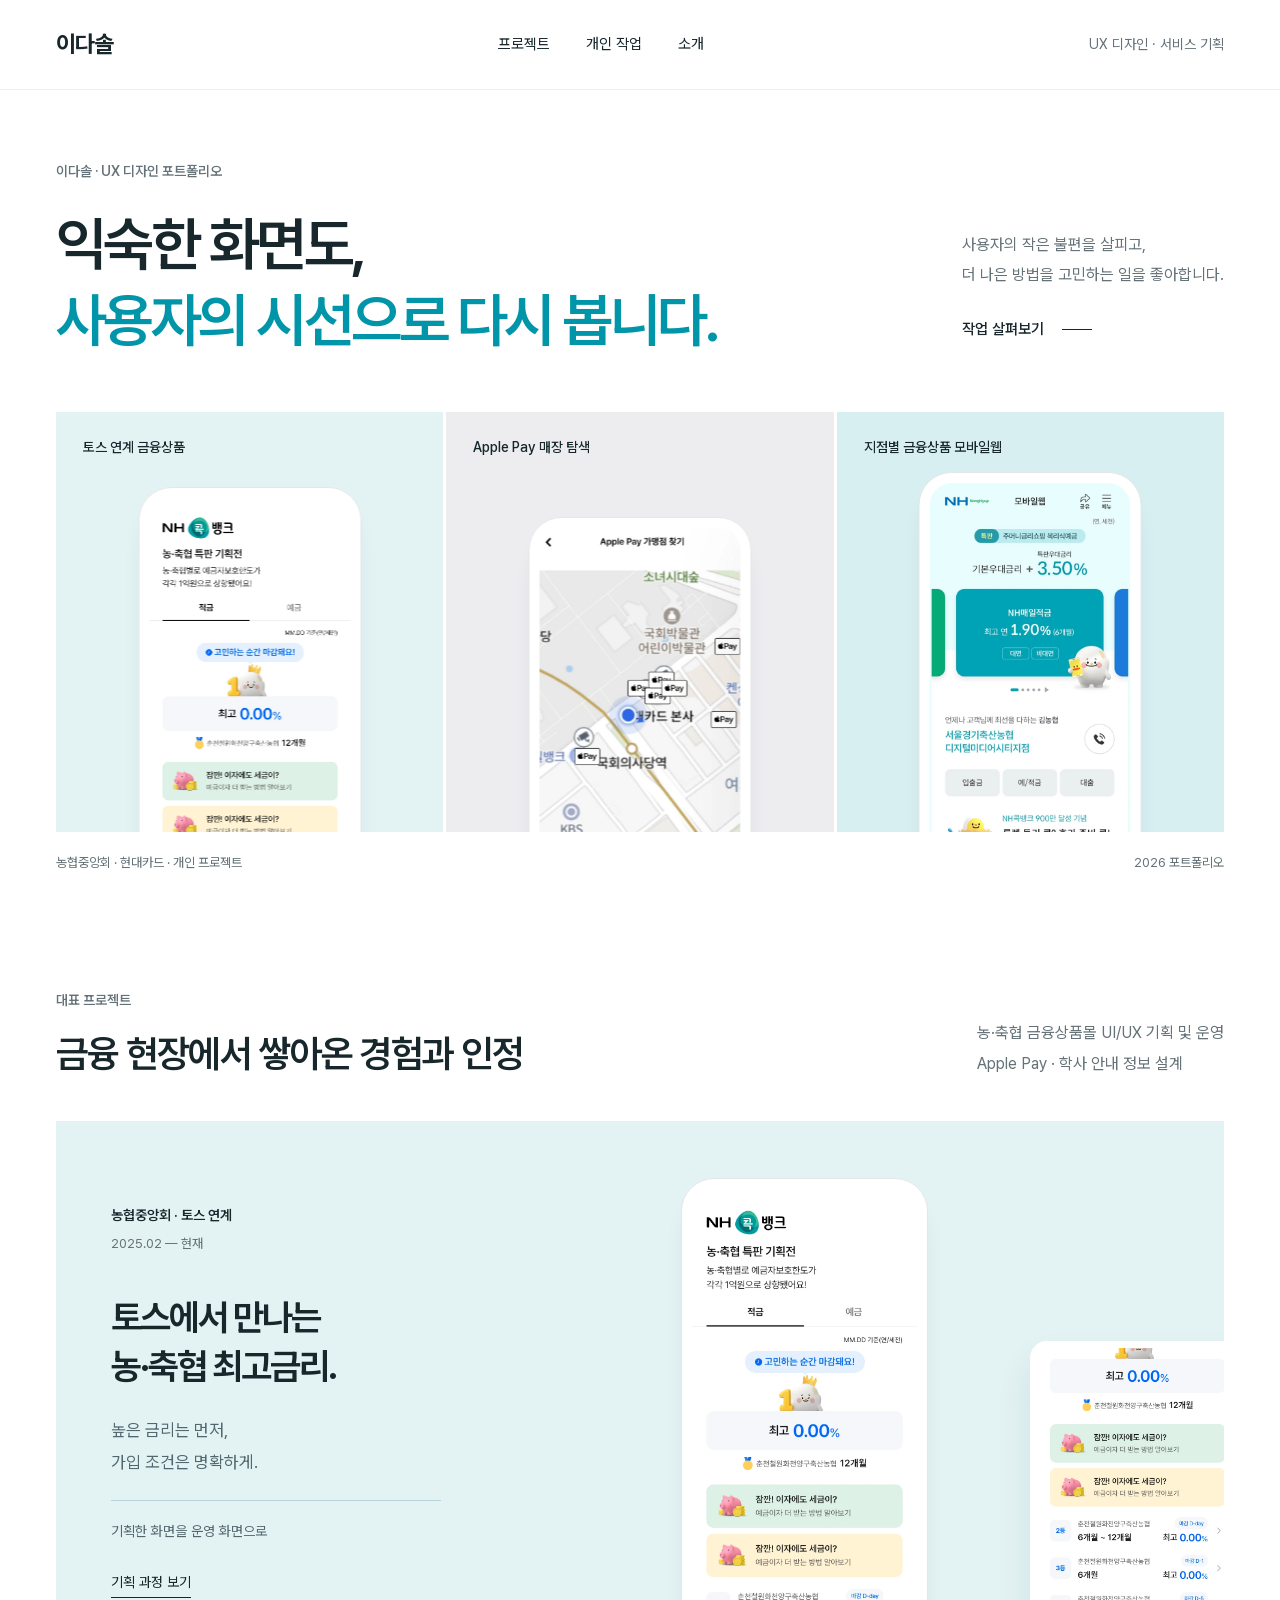
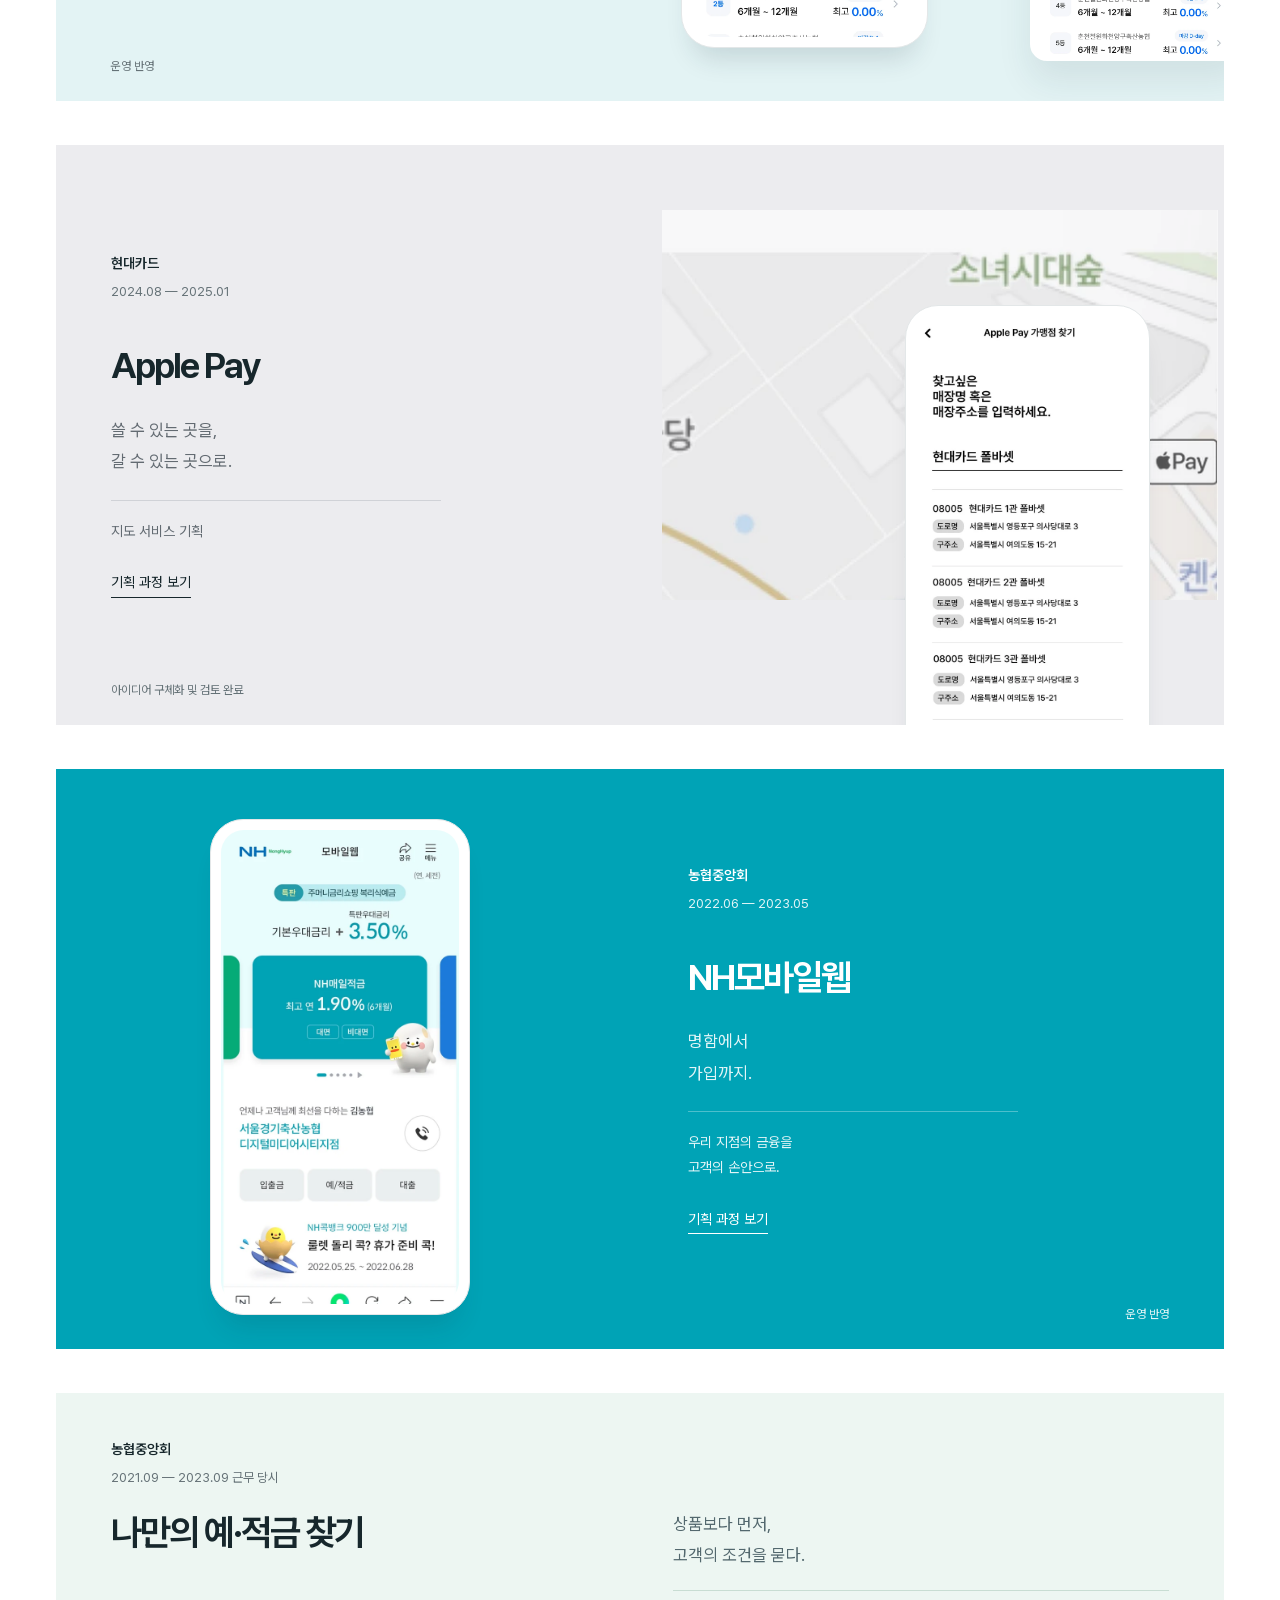
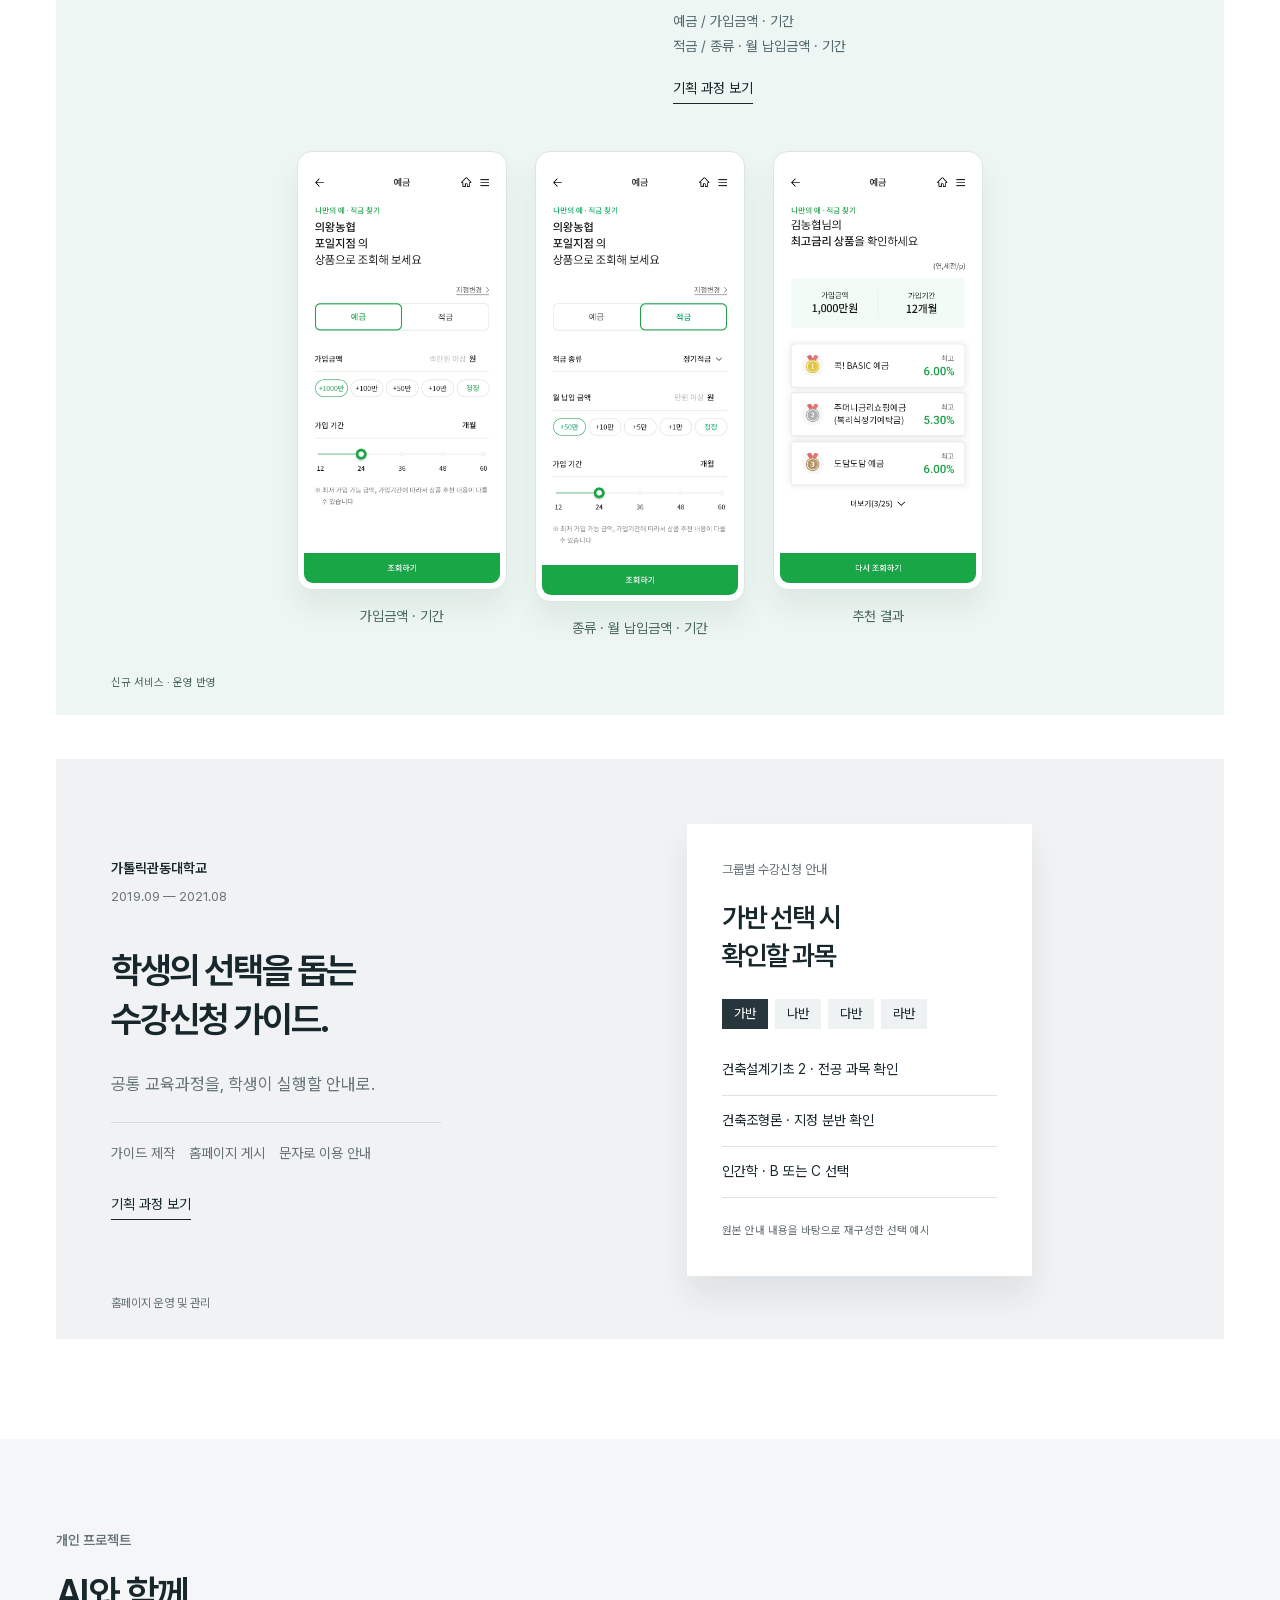
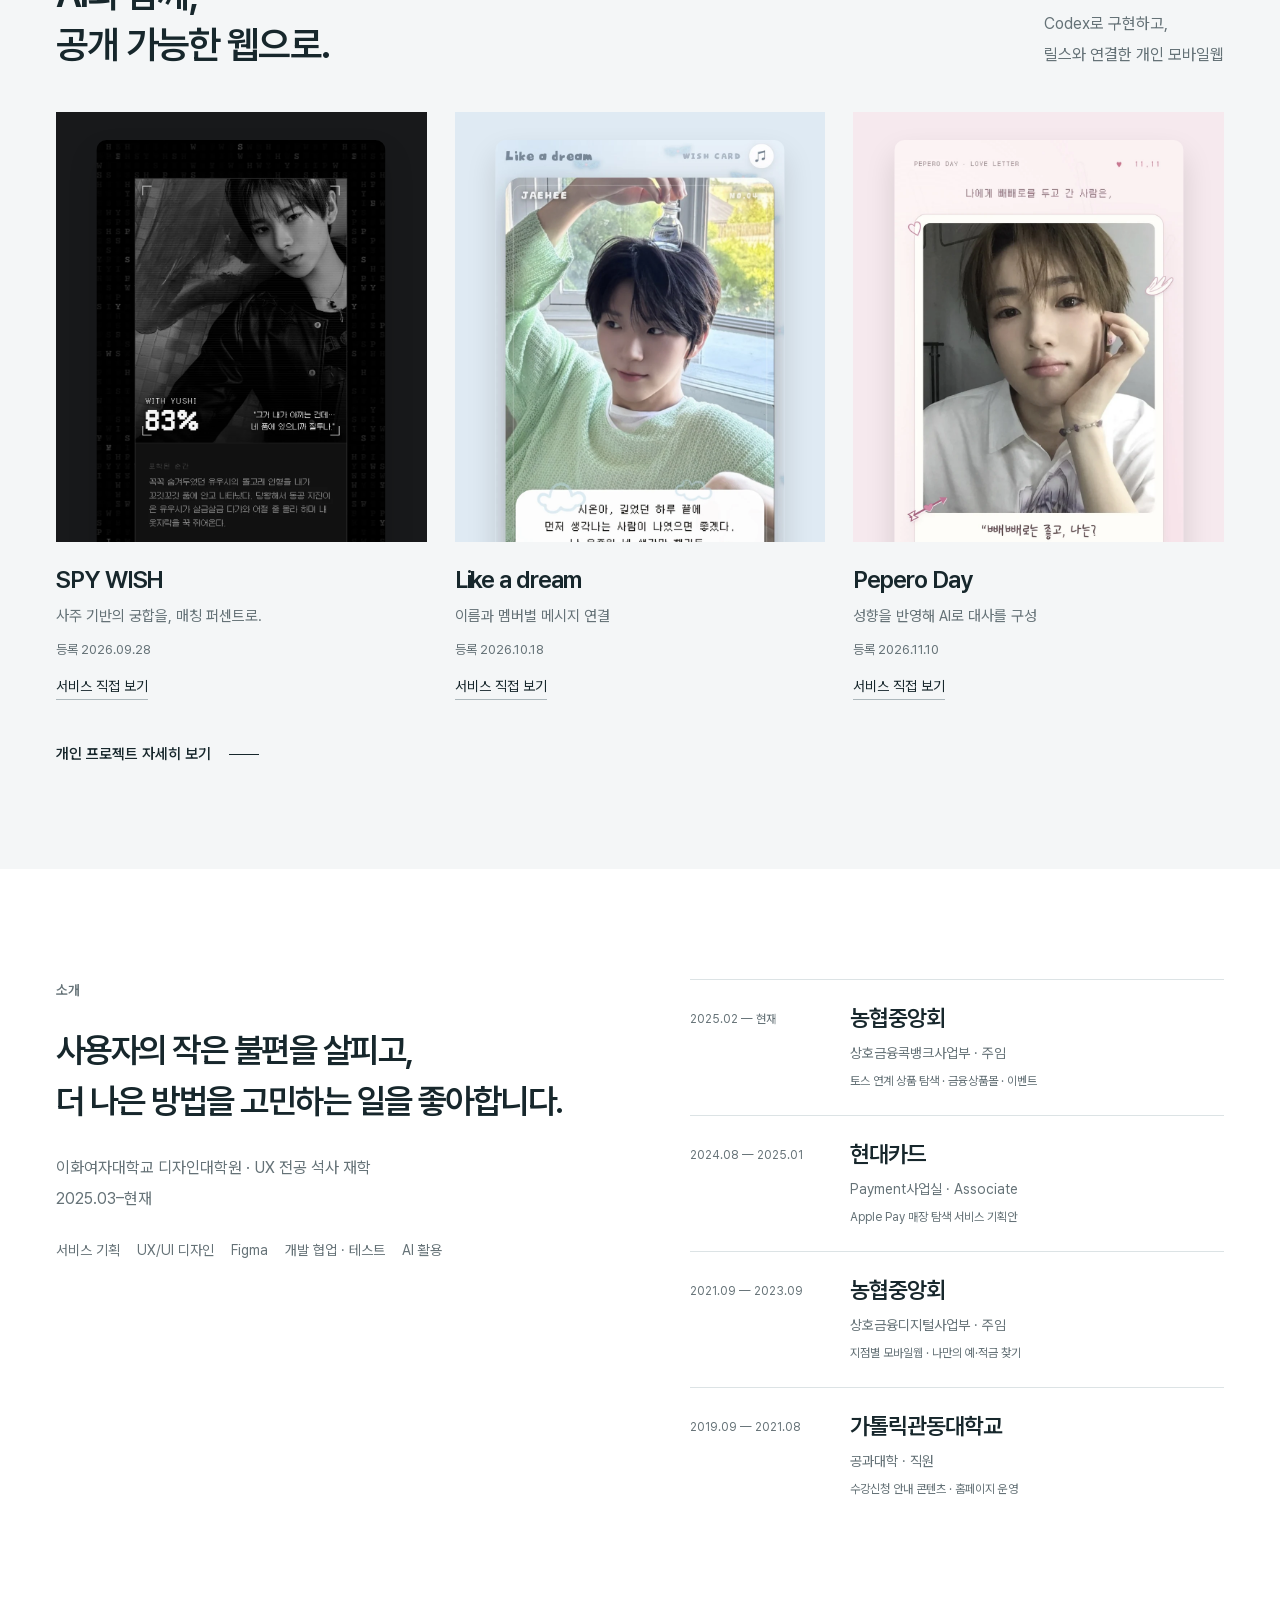
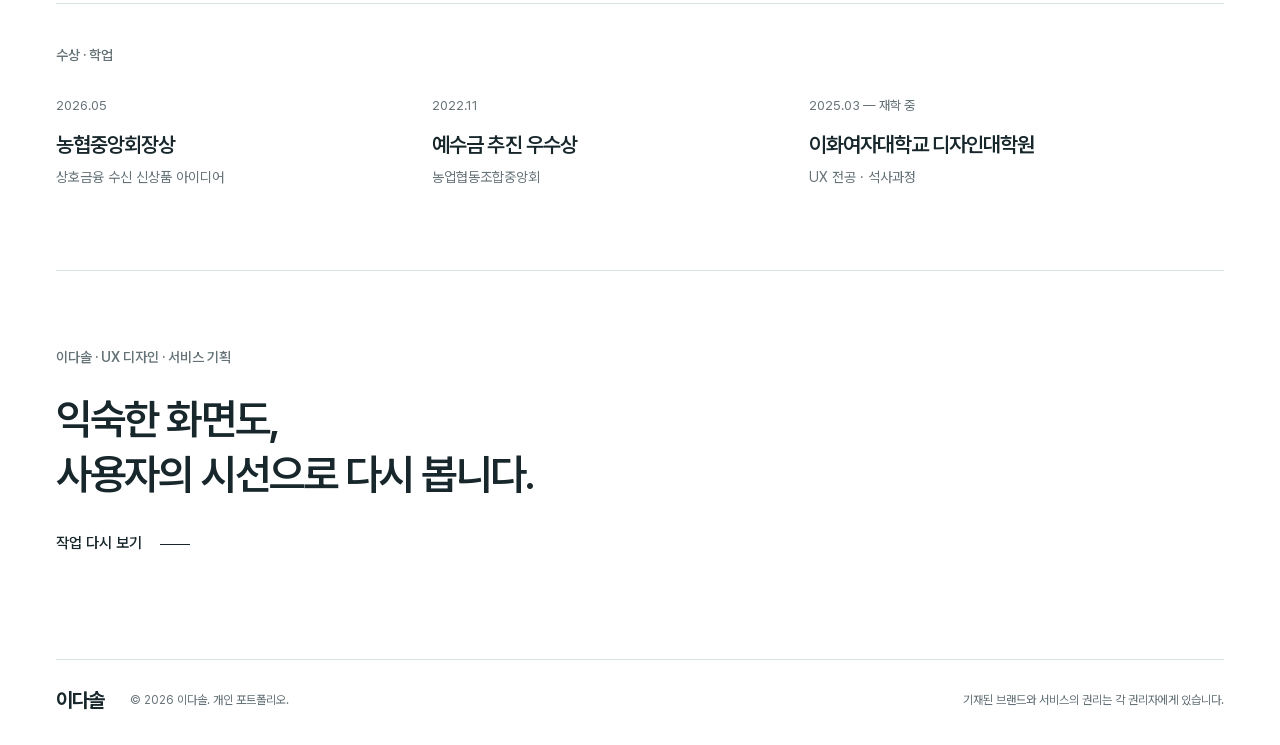
<file: index.html>
<!doctype html>
<html lang="ko">
<head>
  <meta charset="utf-8"><meta name="viewport" content="width=device-width, initial-scale=1">
  <meta name="theme-color" content="#00a3b6">
  <title>이다솔 — UX & Service Planning</title>
  <meta name="description" content="익숙한 화면도, 사용자의 시선으로 다시 봅니다. 이다솔의 UX 디자인 포트폴리오.">
  <meta property="og:title" content="이다솔 — UX & Service Planning">
  <meta property="og:description" content="사용자의 작은 불편을 살피고, 더 나은 방법을 고민하는 일을 좋아합니다.">
  <meta property="og:type" content="website">
  <link rel="icon" href="assets/favicon.svg" type="image/svg+xml">
  <link rel="preload" href="assets/pretendard.woff2" as="font" type="font/woff2" crossorigin>
  <link rel="stylesheet" href="style.css"><script src="app.js" defer></script>
</head>
<body>
<a class="skip" href="#main">본문 바로가기</a>
<header class="header"><a class="wordmark" href="./" aria-label="이다솔 포트폴리오 홈">이다솔</a><nav aria-label="주 메뉴"><a href="#work">프로젝트</a><a href="#playground">개인 작업</a><a href="#about">소개</a></nav><span class="header-label">UX 디자인 · 서비스 기획</span></header>
<main id="main">
  <section class="hero wrap">
    <div class="hero-copy"><p class="eyebrow">이다솔 · UX 디자인 포트폴리오</p><h1>익숙한 화면도,<br><span>사용자의 시선으로 다시 봅니다.</span></h1></div>
    <div class="hero-description"><p>사용자의 작은 불편을 살피고,<br>더 나은 방법을 고민하는 일을 좋아합니다.</p><a class="text-link" href="#work">작업 살펴보기<span class="link-line"></span></a></div>
    <div class="hero-showcase" aria-label="금융서비스 프로젝트 화면">
      <figure class="hero-project hero-project-toss"><figcaption>토스 연계 금융상품</figcaption><div class="device"><div class="device-screen"><img src="assets/toss.webp" alt="최고금리 기준으로 상품을 보여주는 토스 연계 기획전" fetchpriority="high" width="750" height="1492"></div></div></figure>
      <figure class="hero-project hero-project-hy"><figcaption>Apple Pay 매장 탐색</figcaption><div class="device"><div class="device-screen"><img src="assets/hy.webp" alt="내 주변 Apple Pay 사용 가능 매장을 찾는 지도 기획안" fetchpriority="high" width="588" height="1170"></div></div></figure>
      <figure class="hero-project hero-project-nh"><figcaption>지점별 금융상품 모바일웹</figcaption><div class="device"><div class="device-screen"><img src="assets/nh.webp" alt="명함 QR코드에서 연결되는 지점별 금융상품 모바일웹" fetchpriority="high" width="588" height="1170"></div></div></figure>
    </div>
    <div class="hero-bottom"><span>농협중앙회 · 현대카드 · 개인 프로젝트</span><span>2026 포트폴리오</span></div>
  </section>
  <section class="work-section wrap" id="work">
    <div class="section-heading"><div><p class="eyebrow">대표 프로젝트</p><h2>금융 현장에서 쌓아온 경험과 인정</h2></div><p>농·축협 금융상품몰 UI/UX 기획 및 운영<br>Apple Pay · 학사 안내 정보 설계</p></div>
    <div class="work-grid" id="work-grid"></div>
  </section>
  <section class="playground" id="playground"><div class="wrap">
    <div class="section-heading"><div><p class="eyebrow">개인 프로젝트</p><h2>AI와 함께,<br>공개 가능한 웹으로.</h2></div><p>Codex로 구현하고,<br>릴스와 연결한 개인 모바일웹</p></div>
    <div class="lab-grid" id="lab-grid"></div>
    <a class="text-link" href="project.html?project=playground">개인 프로젝트 자세히 보기<span class="link-line"></span></a>
  </div></section>
  <section class="about wrap" id="about"><div class="about-intro"><p class="eyebrow">소개</p><h2>사용자의 작은 불편을 살피고,<br>더 나은 방법을 고민하는 일을 좋아합니다.</h2><p>이화여자대학교 디자인대학원 · UX 전공 석사 재학<br>2025.03–현재</p><div class="skill-list"><span>서비스 기획</span><span>UX/UI 디자인</span><span>Figma</span><span>개발 협업 · 테스트</span><span>AI 활용</span></div></div>
    <div class="history"><div class="history-row"><span>2025.02 — 현재</span><div><h3>농협중앙회</h3><p>상호금융콕뱅크사업부 · 주임</p><small>토스 연계 상품 탐색 · 금융상품몰 · 이벤트</small></div></div><div class="history-row"><span>2024.08 — 2025.01</span><div><h3>현대카드</h3><p>Payment사업실 · Associate</p><small>Apple Pay 매장 탐색 서비스 기획안</small></div></div><div class="history-row"><span>2021.09 — 2023.09</span><div><h3>농협중앙회</h3><p>상호금융디지털사업부 · 주임</p><small>지점별 모바일웹 · 나만의 예·적금 찾기</small></div></div><div class="history-row"><span>2019.09 — 2021.08</span><div><h3>가톨릭관동대학교</h3><p>공과대학 · 직원</p><small>수강신청 안내 콘텐츠 · 홈페이지 운영</small></div></div></div>
  </section>
  <section class="recognition wrap"><p class="eyebrow">수상 · 학업</p><div><article><span>2026.05</span><h3>농협중앙회장상</h3><p>상호금융 수신 신상품 아이디어</p></article><article><span>2022.11</span><h3>예수금 추진 우수상</h3><p>농업협동조합중앙회</p></article><article><span>2025.03 — 재학 중</span><h3>이화여자대학교 디자인대학원</h3><p>UX 전공 · 석사과정</p></article></div></section>
  <section class="closing wrap"><p class="eyebrow">이다솔 · UX 디자인 · 서비스 기획</p><h2>익숙한 화면도,<br>사용자의 시선으로 다시 봅니다.</h2><a class="text-link" href="#work">작업 다시 보기<span class="link-line"></span></a></section>
</main>
<footer class="footer wrap"><a class="wordmark" href="./">이다솔</a><p>© 2026 이다솔. 개인 포트폴리오.</p><span>기재된 브랜드와 서비스의 권리는 각 권리자에게 있습니다.</span></footer>
<noscript><p class="wrap">프로젝트 목록을 표시하려면 JavaScript를 켜주세요. <a href="project.html?project=toss">프로젝트 상세</a></p></noscript>
</body></html>
</file>
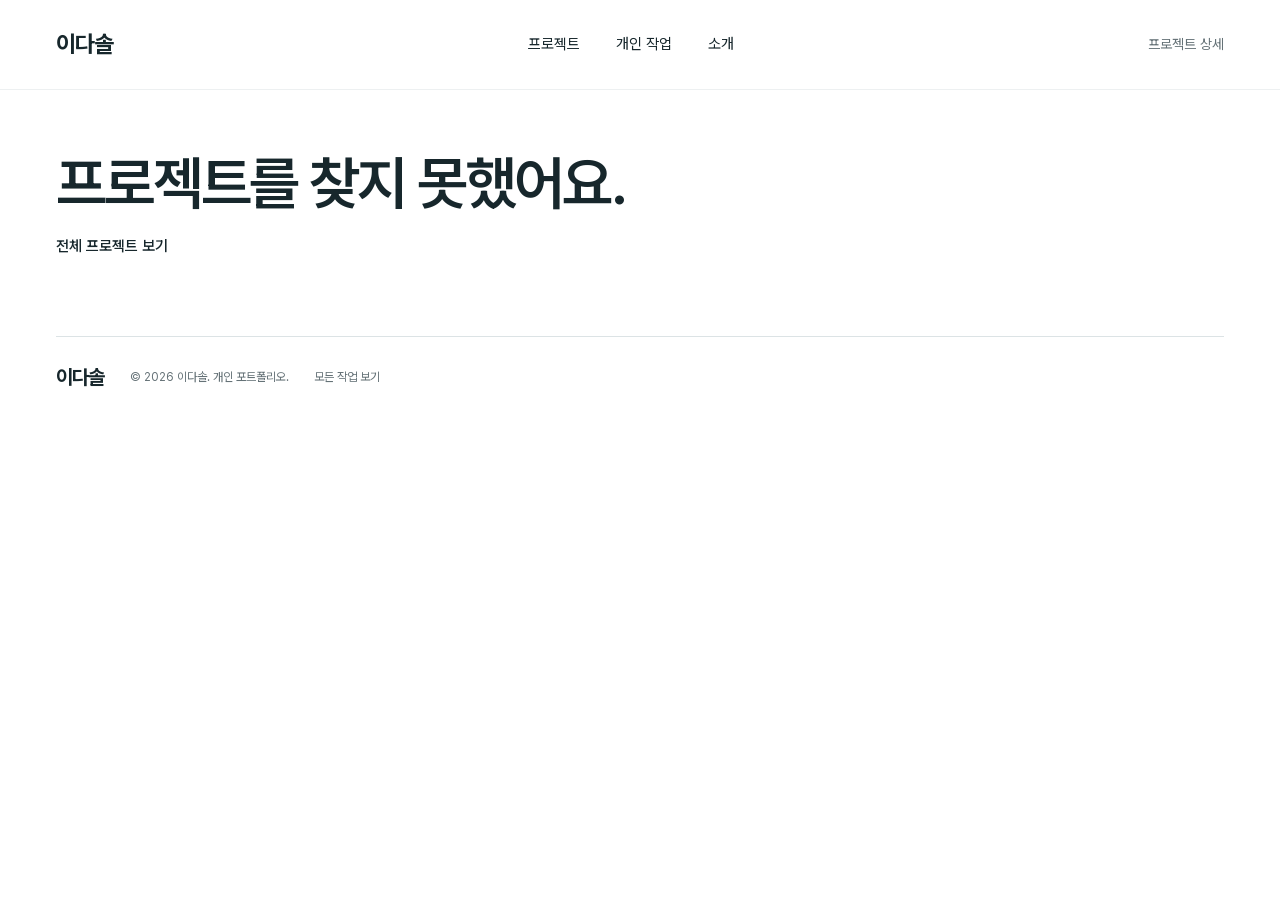
<file: project.html>
<!doctype html><html lang="ko"><head><meta charset="utf-8"><meta name="viewport" content="width=device-width,initial-scale=1"><meta name="theme-color" content="#00a3b6"><title>프로젝트 — 이다솔</title><meta name="description" content="이다솔의 금융서비스 기획 · UX 디자인 프로젝트 상세"><link rel="icon" href="assets/favicon.svg" type="image/svg+xml"><link rel="preload" href="assets/pretendard.woff2" as="font" type="font/woff2" crossorigin><link rel="stylesheet" href="style.css"><script src="app.js" defer></script></head><body class="case-page"><a class="skip" href="#main">본문 바로가기</a><header class="header"><a class="wordmark" href="./">이다솔</a><nav aria-label="주 메뉴"><a href="./#work">프로젝트</a><a href="./#playground">개인 작업</a><a href="./#about">소개</a></nav><span class="header-label">프로젝트 상세</span></header><main id="main"></main><footer class="footer wrap"><a class="wordmark" href="./">이다솔</a><p>© 2026 이다솔. 개인 포트폴리오.</p><a href="./#work">모든 작업 보기</a></footer><noscript><p class="wrap">프로젝트 상세 내용을 보려면 JavaScript를 켜주세요.</p></noscript></body></html>
</file>
<file: style.css>
@font-face{font-family:Pretendard;src:url('assets/pretendard.woff2') format('woff2');font-weight:100 900;font-display:swap}
:root{--ink:#17272c;--muted:#657277;--teal:#00a3b6;--line:#dce3e5;--pale:#f3f6f6;--max:1240px}*{box-sizing:border-box}html{scroll-behavior:smooth;scroll-padding-top:35px}body{margin:0;color:var(--ink);background:#fff;font-family:Pretendard,-apple-system,BlinkMacSystemFont,sans-serif;font-size:17px;line-height:1.7;word-break:keep-all}a{color:inherit;text-decoration:none}button{font:inherit}img{display:block;max-width:100%;height:auto}h1,h2,h3,h4,p{margin:0}h1,h2,h3,h4{line-height:1.3;letter-spacing:-.045em}a:focus-visible,button:focus-visible{outline:3px solid #008596;outline-offset:6px}.skip{position:fixed;top:-100px;left:15px;background:#fff;padding:12px;z-index:20}.skip:focus{top:10px}.wrap{max-width:var(--max);width:calc(100% - 112px);margin:auto}.header{max-width:1440px;height:90px;margin:auto;padding:0 56px;display:flex;align-items:center;justify-content:space-between;gap:30px;border-bottom:1px solid #edf0f1}.wordmark{font-size:23px;font-weight:700;letter-spacing:-.04em;line-height:1}.header nav{display:flex;gap:36px;font-size:15px}.header nav a{padding:10px 0}.header nav a:hover{color:#008b9d}.header-label{font-size:14px;color:var(--muted)}.eyebrow{font-size:14px;font-weight:550;color:var(--muted);margin-bottom:22px}.text-link{display:inline-flex;align-items:center;gap:18px;padding:12px 0;font-size:15px;font-weight:550}.link-line{display:block;height:1px;width:30px;background:currentColor;transition:width .2s}.text-link:hover .link-line{width:48px}
/* Introduction: the work itself is the visual. */
.hero{padding-top:70px;display:grid;grid-template-columns:1.5fr 1fr;gap:36px;align-items:end}.hero h1{font-size:clamp(39px,4.6vw,61px);font-weight:600;line-height:1.3;letter-spacing:-.06em}.hero h1 span{color:#0095a8}.hero-description{justify-self:end;padding-bottom:3px;font-size:16px;line-height:1.9;color:var(--muted)}.hero-description .text-link{color:var(--ink);margin-top:13px}.hero-showcase{grid-column:1/-1;display:grid;grid-template-columns:1fr 1fr 1fr;gap:3px;height:420px;margin-top:17px;overflow:hidden}.hero-project{position:relative;margin:0;overflow:hidden;background:#e3f3f4}.hero-project-hy{background:#ededf0}.hero-project-nh{background:#d7eff1}.hero-project figcaption{font-size:14px;font-weight:500;position:absolute;top:24px;left:27px;z-index:1}.device{width:240px;padding:10px;background:#fff;border:1px solid #e3e7e8;border-radius:33px;box-shadow:0 22px 27px -12px #15313c26;flex-shrink:0}.device-screen{aspect-ratio:588/1170;border-radius:23px;overflow:hidden;background:#fff}.device-screen img{width:100%;height:100%;object-fit:cover;object-position:top}.hero-project .device{position:absolute;width:223px;left:50%;top:75px;transform:translateX(-50%)}.hero-project-hy .device{top:105px}.hero-project-nh .device{top:60px}.hero-bottom{grid-column:1/-1;display:flex;justify-content:space-between;gap:25px;color:var(--muted);font-size:13px;padding:0 0 15px;margin-top:-16px}
/* Project chapters */
.work-section{padding:100px 0}.section-heading{display:flex;justify-content:space-between;align-items:flex-end;gap:40px;margin-bottom:42px}.section-heading .eyebrow{margin-bottom:15px}.section-heading h2{font-size:38px;font-weight:600;line-height:1.35}.section-heading>p{font-size:16px;color:var(--muted);line-height:1.9}.work-grid{display:flex;flex-direction:column;gap:44px}.work-card{position:relative;display:grid;grid-template-columns:1fr 1.12fr;min-height:580px;overflow:hidden;background:#e3f3f4}.work-info{position:relative;padding:55px 18px 75px 55px;z-index:2;align-self:center;min-width:0}.work-client{font-size:14px;font-weight:600;margin-bottom:5px}.work-period{display:block;color:var(--muted);font-size:13px;margin-bottom:39px}.work-info h3{font-size:36px;line-height:1.35;font-weight:650;letter-spacing:-.055em}.work-description{max-width:350px;color:#53686e;font-size:17px;line-height:1.85;margin:24px 0 22px}.work-role{font-size:14px;line-height:1.8;color:#53686e;max-width:330px;border-top:1px solid #b8d6d9;padding-top:18px}.card-link{display:inline-block;font-size:14px;margin-top:27px;padding-bottom:2px;border-bottom:1px solid currentColor}.project-status{position:absolute;left:55px;bottom:25px;color:var(--muted);font-size:12px;z-index:3}.work-visual{position:relative;min-height:580px;overflow:hidden}.screen-pair{position:absolute;inset:0}.screen-pair>.device{position:absolute;top:57px;left:12%;width:247px}.screen-fragment{position:absolute;width:215px;right:-21px;top:220px;height:320px;overflow:hidden;border:7px solid #fff;border-radius:17px;background:#fff;box-shadow:0 20px 35px #17333d17}.screen-fragment img{width:100%;height:auto}.work-card.applepay{background:#ececef}.applepay .work-info{padding-right:0}.applepay .work-description,.applepay .work-role{color:#636b72}.applepay .work-role{border-color:#d0d2d7}.applepay .work-visual>.device{position:absolute;width:245px;right:12%;top:160px;z-index:1}.map-crop{position:absolute;top:65px;left:9%;width:90%;height:390px;overflow:hidden;opacity:.65}.map-crop img{position:absolute;width:100%;max-width:none;top:-75px;left:0}.work-card.mobileweb{background:#00a3b6;grid-template-columns:1.12fr 1fr;color:#fff}.mobileweb .work-info{order:2;padding:55px 55px 75px 15px}.mobileweb .work-visual{order:1}.mobileweb .work-period,.mobileweb .work-description,.mobileweb .work-role,.mobileweb .project-status{color:#e2f5f7}.mobileweb .work-role{border-color:#ffffff4d}.mobileweb .project-status{left:auto;right:55px}.mobileweb .work-visual>.device{position:absolute;top:50px;left:25%;width:260px}.mobileweb .screen-fragment{display:none}.work-card.finder{display:block;background:#edf6f2}.finder .work-info{display:grid;grid-template-columns:1fr 1fr;column-gap:65px;padding:45px 55px 35px;align-items:start}.finder .work-client,.finder .work-period{grid-column:1}.finder .work-period{margin-bottom:20px}.finder .work-info h3{grid-column:1;grid-row:3/6}.finder .work-description{grid-column:2;grid-row:3;margin:0 0 18px;max-width:400px}.finder .work-role{grid-column:2;grid-row:4;border-color:#c8ddd3;max-width:none}.finder .card-link{grid-column:2;grid-row:5;justify-self:start;margin-top:18px}.finder .work-visual{height:455px;min-height:0}.finder-sequence{display:flex;justify-content:center;gap:34px;padding:35px 30px 0}.finder-sequence figure{position:relative;margin:0;width:210px;flex:0 1 25%}.finder-sequence img{width:100%;height:455px;object-fit:cover;object-position:top;border:7px solid #fff;border-radius:19px;box-shadow:0 17px 30px #15342d12}.finder-sequence figcaption{position:absolute;top:-33px;left:0;font-size:13px;color:#4b6861;width:100%;text-align:center}.finder .project-status{left:auto;right:25px;bottom:18px;color:#49645b;font-size:11px;background:#edf6f2;padding:3px 6px}.work-card.course{background:#f0f2f3}.course .work-description,.course .work-role{color:var(--muted)}.course .work-role{border-color:#d3dbdf}.guide-art{position:absolute;top:65px;left:13%;background:#fff;width:345px;max-width:85%;padding:35px;box-shadow:0 20px 30px #26343c15}.guide-art>p{font-size:13px;color:var(--muted);margin-bottom:18px}.guide-art h4{font-size:27px;line-height:1.4;font-weight:600;margin-bottom:25px}.guide-groups{display:flex;gap:7px;margin-bottom:16px}.guide-groups span{font-size:13px;background:#eef2f3;padding:4px 12px}.guide-groups span:first-child{background:#27363c;color:#fff}.guide-row{font-size:14px;padding:13px 0;border-bottom:1px solid var(--line)}.guide-art small{display:block;font-size:11px;color:var(--muted);margin-top:24px}
/* Personal projects and profile */
.playground{background:#f4f6f7;padding:90px 0}.lab-grid{display:grid;grid-template-columns:repeat(3,1fr);gap:28px;margin-bottom:30px}.lab-art{position:relative;height:430px;background:#18191b;overflow:hidden}.lab-art img{position:absolute;top:28px;left:50%;transform:translateX(-50%);width:78%;height:auto;border-radius:10px;box-shadow:0 15px 30px #0002}.lab.dream .lab-art{background:#dfeaf3}.lab.pepero .lab-art{background:#f6e9ee}.lab h3{font-size:24px;line-height:1.3;font-weight:600;margin:22px 0 9px}.lab>p{font-size:15px;color:var(--muted)}.lab>small{display:block;font-size:13px;color:var(--muted);margin-top:7px}.lab-link{display:inline-block;font-size:14px;border-bottom:1px solid #acb7bb;margin-top:14px}.about{padding:110px 0 80px;display:grid;grid-template-columns:1fr 1fr;gap:100px}.about h2{font-size:34px;font-weight:600;line-height:1.5}.about-intro>p:not(.eyebrow){font-size:16px;color:var(--muted);line-height:1.95;margin-top:25px;max-width:480px}.skill-list{display:flex;flex-wrap:wrap;gap:6px 17px;margin-top:25px;font-size:14px;color:var(--muted)}.history-row{display:grid;grid-template-columns:145px 1fr;gap:15px;padding:24px 0;border-top:1px solid var(--line)}.history-row>span{font-size:12px;color:var(--muted);padding-top:5px}.history-row h3{font-size:23px;font-weight:600}.history-row p{font-size:14px;color:var(--muted);margin-top:8px}.history-row small{font-size:12px;color:var(--muted);display:block;margin-top:5px}.recognition{padding:40px 0 80px;border-top:1px solid var(--line)}.recognition>div{display:grid;grid-template-columns:1fr 1fr 1.2fr;gap:30px}.recognition article>span{font-size:13px;color:var(--muted)}.recognition h3{font-size:21px;font-weight:600;margin:12px 0 8px}.recognition article p{font-size:14px;color:var(--muted)}.closing{padding:75px 0 90px;border-top:1px solid var(--line)}.closing h2{font-size:42px;font-weight:600;margin-bottom:18px}.footer{display:flex;gap:25px;align-items:center;padding:30px 0 35px;border-top:1px solid var(--line)}.footer .wordmark{font-size:20px}.footer p,.footer>span,.footer>a:not(.wordmark){font-size:12px;color:var(--muted)}.footer>span{margin-left:auto}
/* Case study reading layout */
.case-intro{padding:55px 0 65px}.back-link{font-size:14px;color:var(--muted);display:inline-block;margin-bottom:45px;border-bottom:1px solid #bdc9cd}.case-heading{max-width:1020px;font-size:clamp(35px,4.6vw,61px);font-weight:600;line-height:1.3}.case-summary{font-size:20px;color:var(--muted);line-height:1.85;max-width:800px;margin-top:25px}.case-meta{display:grid;grid-template-columns:1fr 1fr 2fr;gap:30px;margin-top:42px;padding-top:22px;border-top:1px solid var(--line);font-size:15px}.case-meta dt{font-size:13px;color:var(--muted);margin-bottom:7px}.case-meta dd{margin:0}.case-hero{background:var(--pale);padding:55px 0 0;overflow:hidden}.case-hero.toss{background:#e3f3f4}.case-hero.mobileweb{background:#00a3b6}.case-hero.finder{background:#edf6f2}.case-hero.applepay{background:#ececef}.case-hero-inner{position:relative;display:flex;justify-content:center;gap:90px;max-width:1050px;margin:auto;height:590px}.case-hero-inner>.device{width:255px;align-self:flex-start}.case-hero-inner>.device:nth-child(2){margin-top:90px}.case-body{width:calc(100% - 112px);max-width:960px;margin:auto}.case-section{padding:75px 0;border-bottom:1px solid var(--line)}.case-section .eyebrow{color:#00899b;margin-bottom:17px}.case-section h2{font-size:34px;font-weight:600;line-height:1.45;max-width:850px}.case-section>p:not(.eyebrow){font-size:18px;color:var(--muted);line-height:1.95;margin-top:24px}.case-decisions{display:grid;grid-template-columns:repeat(3,1fr);gap:30px;margin-top:35px}.case-decision{padding-top:22px;border-top:2px solid #293a41}.case-decision h3{font-size:23px;font-weight:600;margin-bottom:15px}.case-decision p{font-size:16px;line-height:1.9;color:var(--muted)}.flow{display:flex;list-style:none;padding:0;margin:38px 0 0}.flow li{flex:1;padding:20px 18px 0 0;border-top:1px solid var(--teal);font-size:16px}.flow li+li{padding-left:18px;border-left:1px solid var(--line)}.case-gallery{display:grid;grid-template-columns:1fr 1fr;gap:45px;margin-top:42px;background:var(--pale);padding:45px}.case-gallery figure{margin:0;min-width:0}.case-gallery .device{width:min(100%,245px);margin:auto}.case-gallery figcaption{font-size:14px;color:var(--muted);text-align:center;margin-top:22px}.case-note{font-size:14px!important;background:var(--pale);border-left:2px solid var(--teal);padding:21px 25px}.case-next{display:flex;justify-content:space-between;align-items:center;gap:25px;padding:60px 0 80px}.case-next h3{font-size:28px;font-weight:600}.case-next .eyebrow{margin-bottom:12px}.course-example{display:grid;grid-template-columns:1fr 1fr;gap:25px;padding:30px;margin-top:35px;background:var(--pale)}.course-example article{padding:28px;background:#fff}.course-example h3{font-size:24px;margin-bottom:24px}.course-tabs{display:flex;gap:7px;margin-bottom:20px}.course-tabs span{font-size:14px;background:#edf1f2;padding:5px 12px}.course-tabs span:first-child{background:#293a41;color:#fff}.course-line{padding:15px 0;border-bottom:1px solid var(--line);font-size:16px}.course-example p{font-size:15px;line-height:1.9;color:var(--muted);margin-top:22px}.course-rule{background:#edf3f3;padding:20px;margin:20px 0;font-size:16px}.course-rule strong{font-size:21px;display:block;margin-top:9px}.lab-detail{display:grid;grid-template-columns:1fr 1fr;gap:45px;align-items:center;margin-top:35px}.lab-detail img{width:100%;max-height:640px;object-fit:contain}.lab-detail h3{font-size:26px;font-weight:600;margin-bottom:15px}.lab-detail p{font-size:17px;line-height:1.95;color:var(--muted)}.lab-detail .text-link{margin-top:20px}.share-formats{display:grid;grid-template-columns:repeat(4,1fr);gap:16px;margin-top:35px}.share-format{padding:20px 12px 14px;background:var(--pale);text-align:center}.format-art{height:140px;display:flex;justify-content:center;align-items:center;padding:12px;background:#fff;margin-bottom:20px}.format-art img{height:100%;width:auto;object-fit:contain}.format-art.square img{height:auto;width:85%;max-height:100%}.format-art.message img{height:70%;margin-left:auto}.share-format strong{font-size:16px;font-weight:550}.share-format span{display:block;color:var(--muted);font-size:12px;margin-top:5px}
@media(max-width:1100px){.hero{grid-template-columns:1.7fr 1fr;gap:26px}.hero h1{font-size:46px}.hero-description{font-size:15px}.hero-project .device{width:190px}.hero-showcase{height:370px}.work-info{padding:45px 18px 65px 40px}.work-info h3{font-size:31px}.work-description{font-size:16px}.work-card{min-height:560px}.work-visual{min-height:560px}.screen-pair>.device{width:210px;left:5%;top:70px}.screen-fragment{width:180px;right:-35px}.applepay .work-visual>.device{width:220px;right:9%}.mobileweb .work-visual>.device{width:230px;left:18%}.mobileweb .work-info{padding-right:40px}.project-status{left:40px}.finder .work-info{padding-left:40px;padding-right:40px;gap:0 40px}.guide-art{left:5%;width:315px;padding:28px}.about{gap:45px}.history-row{grid-template-columns:120px 1fr}.lab-art{height:360px}}
@media(max-width:800px){.wrap{width:calc(100% - 48px)}.header{padding:0 24px;height:78px}.header-label{display:none}.header nav{gap:25px;font-size:14px}.wordmark{font-size:22px}.hero{padding-top:43px;grid-template-columns:1fr;gap:23px}.hero h1{font-size:clamp(35px,5.4vw,45px)}.hero-description{justify-self:start;font-size:16px}.hero-description .text-link{margin-top:7px}.hero-showcase{grid-template-columns:1fr 1fr 1fr;height:315px;margin-top:6px}.hero-project figcaption{font-size:12px;left:15px;top:19px;right:15px}.hero-project .device{width:160px;padding:7px;border-radius:24px;top:75px}.hero-project .device-screen{border-radius:17px}.hero-project-hy .device{top:95px}.hero-project-nh .device{top:60px}.hero-bottom{font-size:12px;margin-top:-5px;padding-bottom:0}.work-section{padding:70px 0}.section-heading{display:block;margin-bottom:30px}.section-heading h2{font-size:32px}.section-heading>p{font-size:15px;margin-top:20px}.work-grid{gap:28px}.work-card{min-height:510px}.work-info{padding:35px 14px 60px 30px}.work-period{margin-bottom:24px;font-size:12px}.work-client{font-size:13px}.work-info h3{font-size:27px}.work-description{font-size:15px;margin:18px 0}.work-role{font-size:13px;padding-top:15px}.card-link{font-size:13px;margin-top:21px}.project-status{left:30px;font-size:11px;bottom:20px}.work-visual{min-height:510px}.screen-pair>.device{width:180px;left:5%;top:75px}.screen-fragment{width:150px;right:-54px;top:240px;height:230px}.applepay .work-visual>.device{width:175px;right:12%;top:180px}.map-crop{left:0;top:65px}.mobileweb .work-info{padding:35px 30px 60px 10px}.mobileweb .work-visual>.device{width:195px;left:14%;top:75px}.mobileweb .project-status{right:30px}.finder .work-info{padding:35px 30px 30px;column-gap:30px}.finder-sequence{gap:20px;padding:35px 25px 0}.finder-sequence figure{flex-basis:29%}.finder-sequence img{height:380px;border-width:5px;border-radius:14px}.finder .work-visual{height:380px}.finder-sequence figcaption{font-size:12px}.guide-art{top:90px;left:0;max-width:95%;padding:23px}.guide-art h4{font-size:22px}.guide-row{font-size:12px}.guide-groups span{padding:4px 8px;font-size:12px}.playground{padding:65px 0}.lab-grid{gap:18px}.lab-art{height:285px}.lab h3{font-size:22px}.lab>p{font-size:14px}.lab>small{font-size:12px}.about{grid-template-columns:1fr;padding:75px 0 60px;gap:40px}.about h2{font-size:32px}.history-row{grid-template-columns:150px 1fr}.recognition>div{grid-template-columns:1fr;gap:30px}.recognition{padding-bottom:60px}.closing{padding:60px 0}.closing h2{font-size:34px}.footer{flex-wrap:wrap;gap:17px}.footer>span{margin:0;width:100%}.case-intro{padding:35px 0 45px}.back-link{margin-bottom:33px}.case-heading{font-size:40px}.case-summary{font-size:18px}.case-meta{grid-template-columns:1fr 1fr;gap:20px}.case-meta>div:last-child{grid-column:1/-1}.case-hero-inner{height:465px;gap:40px}.case-hero-inner>.device{width:205px}.case-body{width:calc(100% - 48px)}.case-section{padding:52px 0}.case-section h2{font-size:29px}.case-section>p:not(.eyebrow){font-size:17px}.case-decisions{grid-template-columns:1fr;gap:25px;margin-top:30px}.case-gallery{padding:28px;gap:25px}.flow{flex-wrap:wrap;gap:22px}.flow li{flex:0 0 calc(50% - 11px);padding:16px 0 0!important;border-left:0!important}.course-example{grid-template-columns:1fr;padding:20px}.lab-detail{gap:25px}.share-formats{grid-template-columns:1fr 1fr}}
@media(max-width:520px){.hero h1{font-size:34px;letter-spacing:-.06em;line-height:1.4}.hero-description{font-size:15px}.hero-showcase{height:285px;grid-template-columns:1fr 1fr}.hero-project-nh{display:none}.hero-project .device{width:145px;top:70px}.hero-project-hy .device{top:100px}.hero-project figcaption{font-size:12px;left:13px}.hero-bottom{flex-wrap:wrap;gap:3px;font-size:11px}.hero-bottom span:last-child{display:none}.section-heading h2{font-size:29px}.work-card,.work-card.mobileweb{display:flex;flex-direction:column;min-height:0}.work-info,.mobileweb .work-info{padding:33px 27px 25px;align-self:auto;order:0}.work-client{font-size:13px}.work-period{margin-bottom:22px}.work-info h3{font-size:29px}.work-description{font-size:16px;line-height:1.8;max-width:none;margin:18px 0}.work-role{max-width:none;font-size:13px}.card-link{font-size:14px}.work-visual,.mobileweb .work-visual{min-height:0;height:395px;order:1}.project-status,.mobileweb .project-status{left:27px;right:auto;bottom:14px;font-size:11px;position:relative;order:2;padding:12px 0 2px}.screen-pair>.device{top:18px;left:14%;width:192px}.screen-fragment{top:140px;right:-15px;width:150px;height:250px}.applepay .work-visual>.device{top:95px;right:13%;width:190px}.map-crop{top:15px;left:4%;height:315px}.mobileweb .work-visual>.device{width:215px;top:12px;left:50%;transform:translateX(-50%)}.finder .work-info{display:block;padding:33px 27px 25px}.finder .work-role{max-width:none}.finder-sequence{gap:14px;padding:35px 22px 0;justify-content:flex-start}.finder-sequence figure{flex:0 0 calc(50% - 7px)}.finder-sequence figure:nth-child(2){display:none}.finder-sequence img{height:360px;border-radius:13px}.finder .work-visual{height:365px}.finder .project-status{position:relative;left:27px;bottom:14px;background:none;font-size:11px;padding:12px 0 2px}.guide-art{top:10px;left:50%;transform:translateX(-50%);max-width:84%;padding:25px;width:310px}.guide-art h4{font-size:24px}.guide-row{font-size:13px}.guide-art small{font-size:10px}.course .work-visual{height:415px}.lab-grid{grid-template-columns:1fr;gap:35px}.lab-art{height:390px}.lab-art img{max-width:250px;width:68%}.lab h3{font-size:26px}.lab>p{font-size:15px}.lab>small{display:inline-block;font-size:13px}.lab-link{float:right;margin-top:6px}.history-row{grid-template-columns:1fr;gap:10px}.history-row h3{font-size:22px}.closing h2{font-size:29px}.case-heading{font-size:34px}.case-hero-inner{height:380px;gap:18px;padding:0 20px}.case-hero-inner>.device{width:165px;padding:7px;border-radius:25px}.case-hero-inner .device-screen{border-radius:18px}.case-hero-inner>.device:nth-child(2){margin-top:75px}.case-gallery{gap:15px;padding:22px 14px}.case-gallery .device{padding:6px;border-radius:23px}.case-gallery .device-screen{border-radius:17px}.case-gallery figcaption{font-size:12px}.case-next{display:block}.case-next .text-link{margin-top:16px}.lab-detail{grid-template-columns:1fr}.lab-detail img{max-height:540px}.format-art{height:160px}}
@media(prefers-reduced-motion:reduce){html{scroll-behavior:auto}*,*:before,*:after{transition:none!important;animation:none!important}}

/* Screen captures retain their native proportions, including the longer saving form. */
.screen-shot{background:#fff;padding:6px;border:1px solid #dce6e1;border-radius:15px;box-shadow:0 17px 28px #15342d12;flex-shrink:0;overflow:hidden}
.screen-shot img{display:block;width:100%;max-width:100%;height:auto;aspect-ratio:auto;object-fit:contain;border:0;border-radius:9px;box-shadow:none}
.finder .work-visual{height:auto;min-height:0;overflow:visible}
.finder-sequence{padding:12px 44px 35px;align-items:flex-start;gap:28px}
.finder-sequence figure{width:210px;flex:0 1 210px;min-width:0}
.finder-sequence .screen-shot{width:100%;max-width:none}
.finder-sequence .screen-shot img{height:auto;width:100%;aspect-ratio:auto;object-fit:contain;border:0;border-radius:9px;box-shadow:none}
.finder-sequence figcaption{position:static;margin-top:15px;width:auto;font-size:14px;line-height:1.6;text-align:center}
.finder .project-status{display:block;position:static;margin:0 55px 22px;padding:0;color:#49645b;background:none}
.case-hero.finder .case-hero-inner{height:auto;align-items:flex-start;gap:55px;padding:0 30px 55px}
.case-hero.finder .screen-shot{width:255px}
.case-gallery .screen-shot{width:100%;max-width:245px;margin:auto}
/* Motion supports reading; no looping or moving backgrounds. */
.motion-pending{opacity:0;transform:translateY(20px);transition:opacity .65s ease,transform .75s cubic-bezier(.2,.65,.3,1)}
.motion-pending.is-visible{opacity:1;transform:translateY(0)}
.hero-copy{animation:intro-reveal .7s cubic-bezier(.2,.65,.3,1) both}
.hero-description{animation:intro-reveal .7s .08s cubic-bezier(.2,.65,.3,1) both}
.hero-project .device{animation:screen-reveal .85s .12s cubic-bezier(.2,.65,.3,1) both}
.hero-project:nth-child(2) .device{animation-delay:.21s}.hero-project:nth-child(3) .device{animation-delay:.3s}
.device{transition:translate .55s cubic-bezier(.2,.65,.3,1)}
@keyframes intro-reveal{from{opacity:0;transform:translateY(12px)}to{opacity:1;transform:translateY(0)}}
@keyframes screen-reveal{from{opacity:0;translate:0 16px}to{opacity:1;translate:0 0}}
@media(hover:hover) and (pointer:fine){.work-card:hover .work-visual .device{translate:0 -5px}}
@media(max-width:800px){.case-hero.finder .screen-shot{width:205px}.case-hero.finder .case-hero-inner{gap:30px}.finder-sequence{padding:12px 28px 30px;gap:20px}.finder-sequence figure{flex-basis:29%;width:29%}.finder .project-status{margin-left:30px}}
@media(max-width:520px){.finder-sequence{padding:6px 20px 26px;gap:14px}.finder-sequence figure{flex:1 1 0;width:calc(50% - 7px)}.finder-sequence figcaption{font-size:12px}.finder .project-status{margin:0 27px 20px}.case-hero.finder .case-hero-inner{gap:16px;padding:0 20px 32px}.case-hero.finder .screen-shot{width:calc(50% - 8px);padding:4px;border-radius:11px}.case-hero.finder .screen-shot img{border-radius:7px}}
@media(prefers-reduced-motion:reduce){.motion-pending{opacity:1;transform:none}*,*:before,*:after{animation:none!important;transition:none!important}}
/* Keep the portfolio's phrases intact and align matching card fields. */
.case-summary,.work-description,.original-copy,.context-cards p,.case-decisions p{word-break:keep-all;overflow-wrap:break-word;text-wrap:pretty}
.case-heading,.case-section h2,.case-summary{text-wrap:balance}
.role-list{display:flex;flex-wrap:wrap;gap:3px 14px;list-style:none;padding:0;margin:0}
.role-list li{white-space:nowrap}
.lab-grid{row-gap:0;align-items:stretch}
.lab{display:grid;grid-template-rows:subgrid;grid-row:span 4;min-width:0}
.lab>p{margin:0;padding:0;line-height:1.7;text-wrap:pretty;overflow-wrap:break-word}
.lab>small{display:block;margin-top:9px;align-self:start}
.lab .lab-link{float:none;justify-self:start;align-self:start;margin-top:14px}
.context-cards{display:grid;grid-template-columns:repeat(3,1fr);gap:30px;margin-top:32px}
.context-cards.two,.case-decisions.two{grid-template-columns:repeat(2,1fr)}
.context-cards:has(>article:only-child){grid-template-columns:1fr}
.context-cards article,.case-decisions>article{border-top:2px solid #293a41;padding-top:20px;min-width:0}
.context-cards h3,.case-decisions>article h3{font-size:23px;font-weight:600;margin-bottom:14px}
.context-cards p,.case-decisions>article p{font-size:16px;line-height:1.9;color:var(--muted)}
.source-caption{font-size:13px!important;color:var(--muted);margin-top:14px!important}
.lab-original-copy>div+div{margin-top:28px}
.lab-original-copy h3{font-size:24px}
.lab-original-copy p{font-size:16px}
.project-flow{font-size:15px!important;line-height:1.9!important;text-wrap:pretty}
.reels-evidence{display:flex;justify-content:space-between;gap:30px;align-items:center;margin-top:35px;padding-top:25px;border-top:1px solid var(--line)}
.reels-evidence h3{font-size:20px;font-weight:600}
.reels-evidence p,.reels-evidence dt{font-size:13px;color:var(--muted)}
.reels-evidence dl{display:grid;grid-template-columns:repeat(3,1fr);gap:30px;margin:0}
.reels-evidence dd{font-size:28px;font-weight:600;margin:4px 0 0;letter-spacing:-.04em}
@media(max-width:800px){.context-cards,.context-cards.two,.case-decisions.two{grid-template-columns:1fr}.context-cards h3,.case-decisions>article h3{font-size:21px}.reels-evidence{display:block}.reels-evidence dl{margin-top:20px}.role-list{gap:3px 12px}}
@media(max-width:520px){.lab{margin-bottom:35px}.lab:last-child{margin-bottom:0}.lab>small{display:block}.lab .lab-link{float:none}.reels-evidence dl{gap:12px}.reels-evidence dd{font-size:25px}}
</file>
